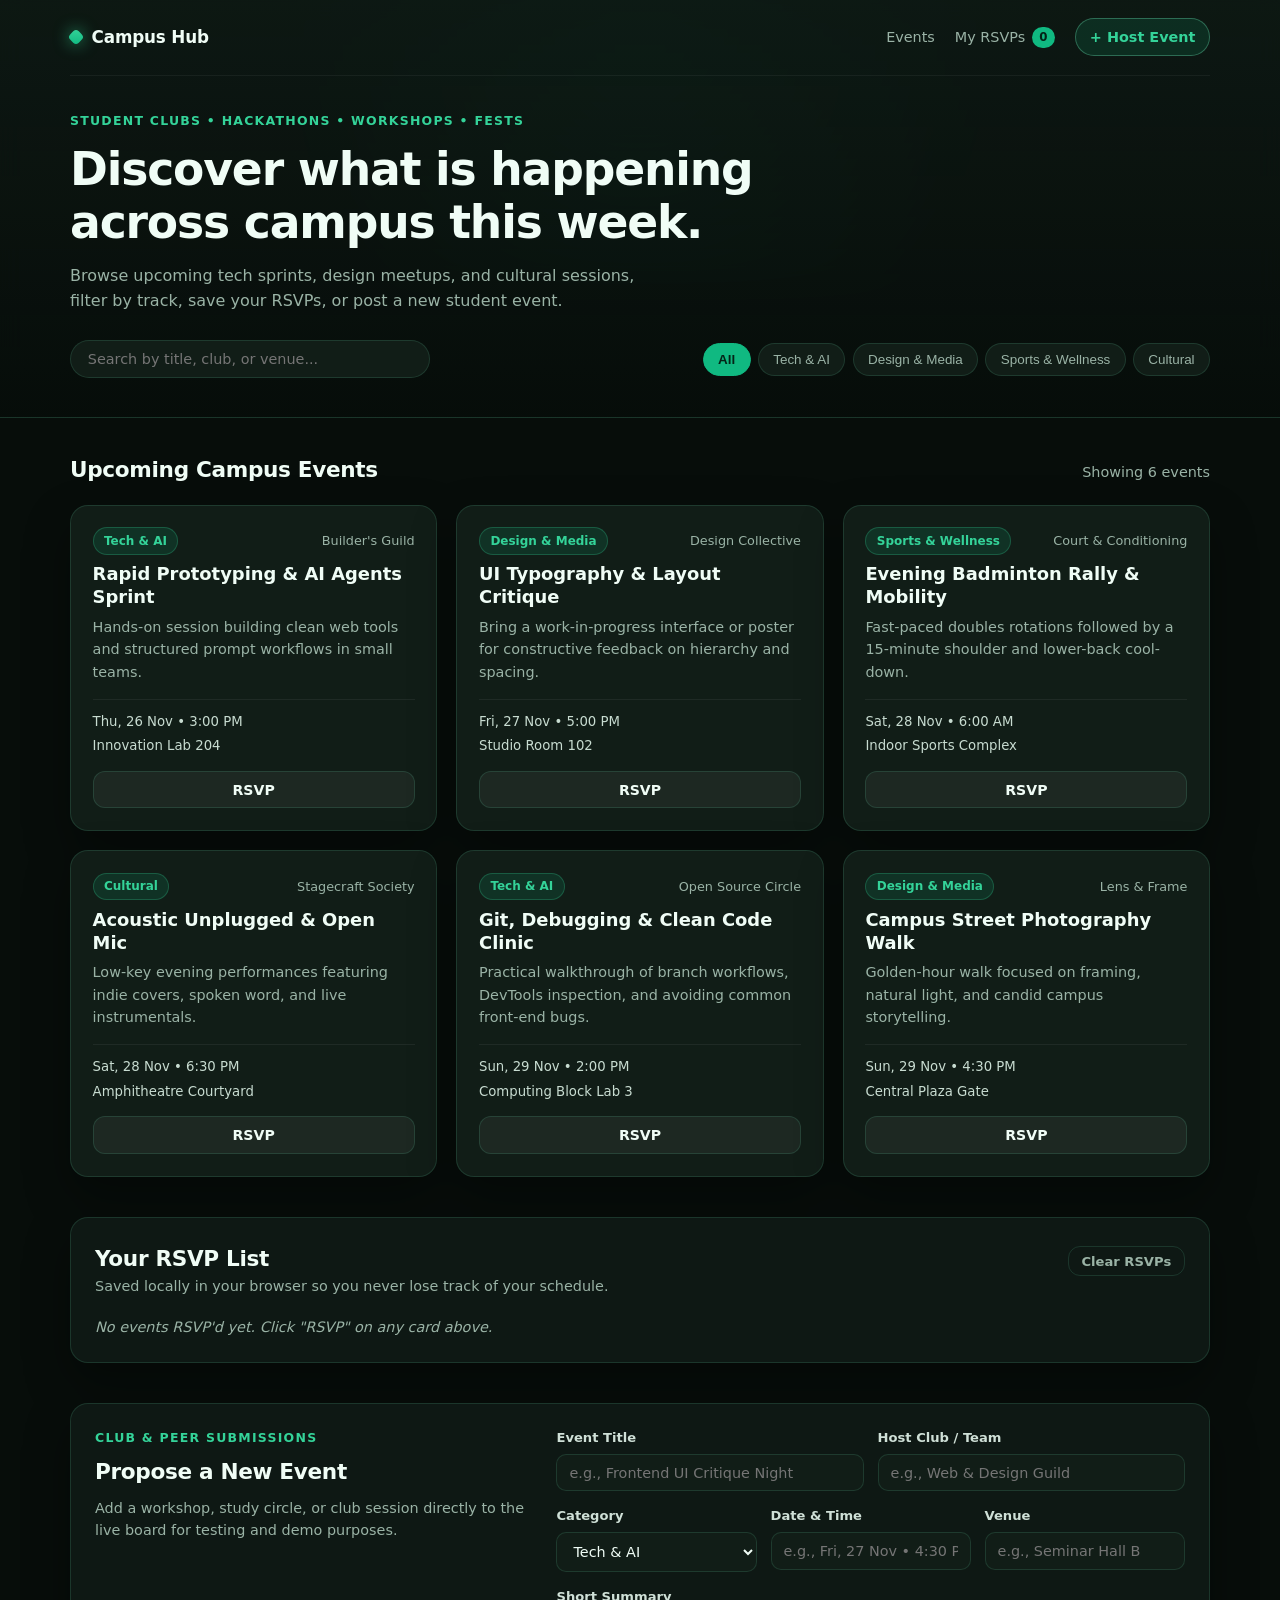
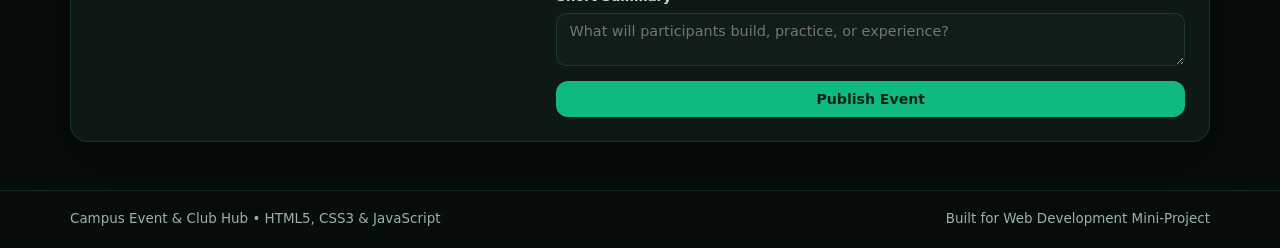
<file: index.html>
<!DOCTYPE html>
<html lang="en">
<head>
  <meta charset="UTF-8" />
  <meta name="viewport" content="width=device-width, initial-scale=1.0" />
  <title>Campus Event &amp; Club Hub</title>
  <link rel="stylesheet" href="styles.css" />
</head>
<body>
  <div class="ambient-glow" aria-hidden="true"></div>

  <header class="site-header">
    <div class="container header-bar">
      <a href="#" class="brand">
        <span class="brand-mark" aria-hidden="true"></span>
        <span>Campus Hub</span>
      </a>

      <nav class="nav-links" aria-label="Primary navigation">
        <a href="#eventsSection">Events</a>
        <a href="#savedSection">My RSVPs <span class="count-pill" id="rsvpCountBadge">0</span></a>
        <a href="#submitSection" class="nav-cta">+ Host Event</a>
      </nav>
    </div>

    <div class="container hero">
      <p class="eyebrow">Student Clubs • Hackathons • Workshops • Fests</p>
      <h1>Discover what is happening across campus this week.</h1>
      <p class="hero-copy">
        Browse upcoming tech sprints, design meetups, and cultural sessions, filter by track, save your RSVPs, or post a new student event.
      </p>

      <div class="toolbar">
        <div class="search-box">
          <label for="searchInput" class="sr-only">Search events</label>
          <input
            type="search"
            id="searchInput"
            placeholder="Search by title, club, or venue..."
          />
        </div>

        <div class="filter-tabs" role="tablist" aria-label="Filter events by category">
          <button type="button" class="tab active" data-category="All">All</button>
          <button type="button" class="tab" data-category="Tech & AI">Tech &amp; AI</button>
          <button type="button" class="tab" data-category="Design & Media">Design &amp; Media</button>
          <button type="button" class="tab" data-category="Sports & Wellness">Sports &amp; Wellness</button>
          <button type="button" class="tab" data-category="Cultural">Cultural</button>
        </div>
      </div>
    </div>
  </header>

  <main class="container main-content">
    <section id="eventsSection" aria-labelledby="eventsHeading">
      <div class="section-head">
        <h2 id="eventsHeading">Upcoming Campus Events</h2>
        <span class="result-meta" id="resultCountText">Showing 6 events</span>
      </div>

      <div class="events-grid" id="eventsGrid"></div>
    </section>

    <section id="savedSection" class="saved-panel" aria-labelledby="savedHeading">
      <div class="section-head">
        <div>
          <h2 id="savedHeading">Your RSVP List</h2>
          <p class="muted">Saved locally in your browser so you never lose track of your schedule.</p>
        </div>
        <button type="button" class="btn btn-ghost" id="clearRsvpsBtn">Clear RSVPs</button>
      </div>
      <ul class="rsvp-list" id="rsvpList">
        <li class="empty-note">No events RSVP'd yet. Click "RSVP" on any card above.</li>
      </ul>
    </section>

    <section id="submitSection" class="submit-panel" aria-labelledby="submitHeading">
      <div class="submit-intro">
        <p class="eyebrow">Club &amp; Peer Submissions</p>
        <h2 id="submitHeading">Propose a New Event</h2>
        <p class="muted">
          Add a workshop, study circle, or club session directly to the live board for testing and demo purposes.
        </p>
      </div>

      <form id="addEventForm" class="event-form">
        <div class="form-row">
          <div class="field">
            <label for="eventTitle">Event Title</label>
            <input type="text" id="eventTitle" placeholder="e.g., Frontend UI Critique Night" required />
          </div>
          <div class="field">
            <label for="eventClub">Host Club / Team</label>
            <input type="text" id="eventClub" placeholder="e.g., Web & Design Guild" required />
          </div>
        </div>

        <div class="form-row three-col">
          <div class="field">
            <label for="eventCategory">Category</label>
            <select id="eventCategory">
              <option value="Tech & AI">Tech &amp; AI</option>
              <option value="Design & Media">Design &amp; Media</option>
              <option value="Sports & Wellness">Sports &amp; Wellness</option>
              <option value="Cultural">Cultural</option>
            </select>
          </div>
          <div class="field">
            <label for="eventDate">Date &amp; Time</label>
            <input type="text" id="eventDate" placeholder="e.g., Fri, 27 Nov • 4:30 PM" required />
          </div>
          <div class="field">
            <label for="eventVenue">Venue</label>
            <input type="text" id="eventVenue" placeholder="e.g., Seminar Hall B" required />
          </div>
        </div>

        <div class="field">
          <label for="eventDesc">Short Summary</label>
          <textarea
            id="eventDesc"
            rows="2"
            maxlength="180"
            placeholder="What will participants build, practice, or experience?"
            required
          ></textarea>
        </div>

        <button type="submit" class="btn btn-primary">Publish Event</button>
      </form>
    </section>
  </main>

  <footer class="site-footer">
    <div class="container footer-inner">
      <span>Campus Event &amp; Club Hub • HTML5, CSS3 &amp; JavaScript</span>
      <span>Built for Web Development Mini-Project</span>
    </div>
  </footer>

  <script src="script.js"></script>
</body>
</html>
</file>
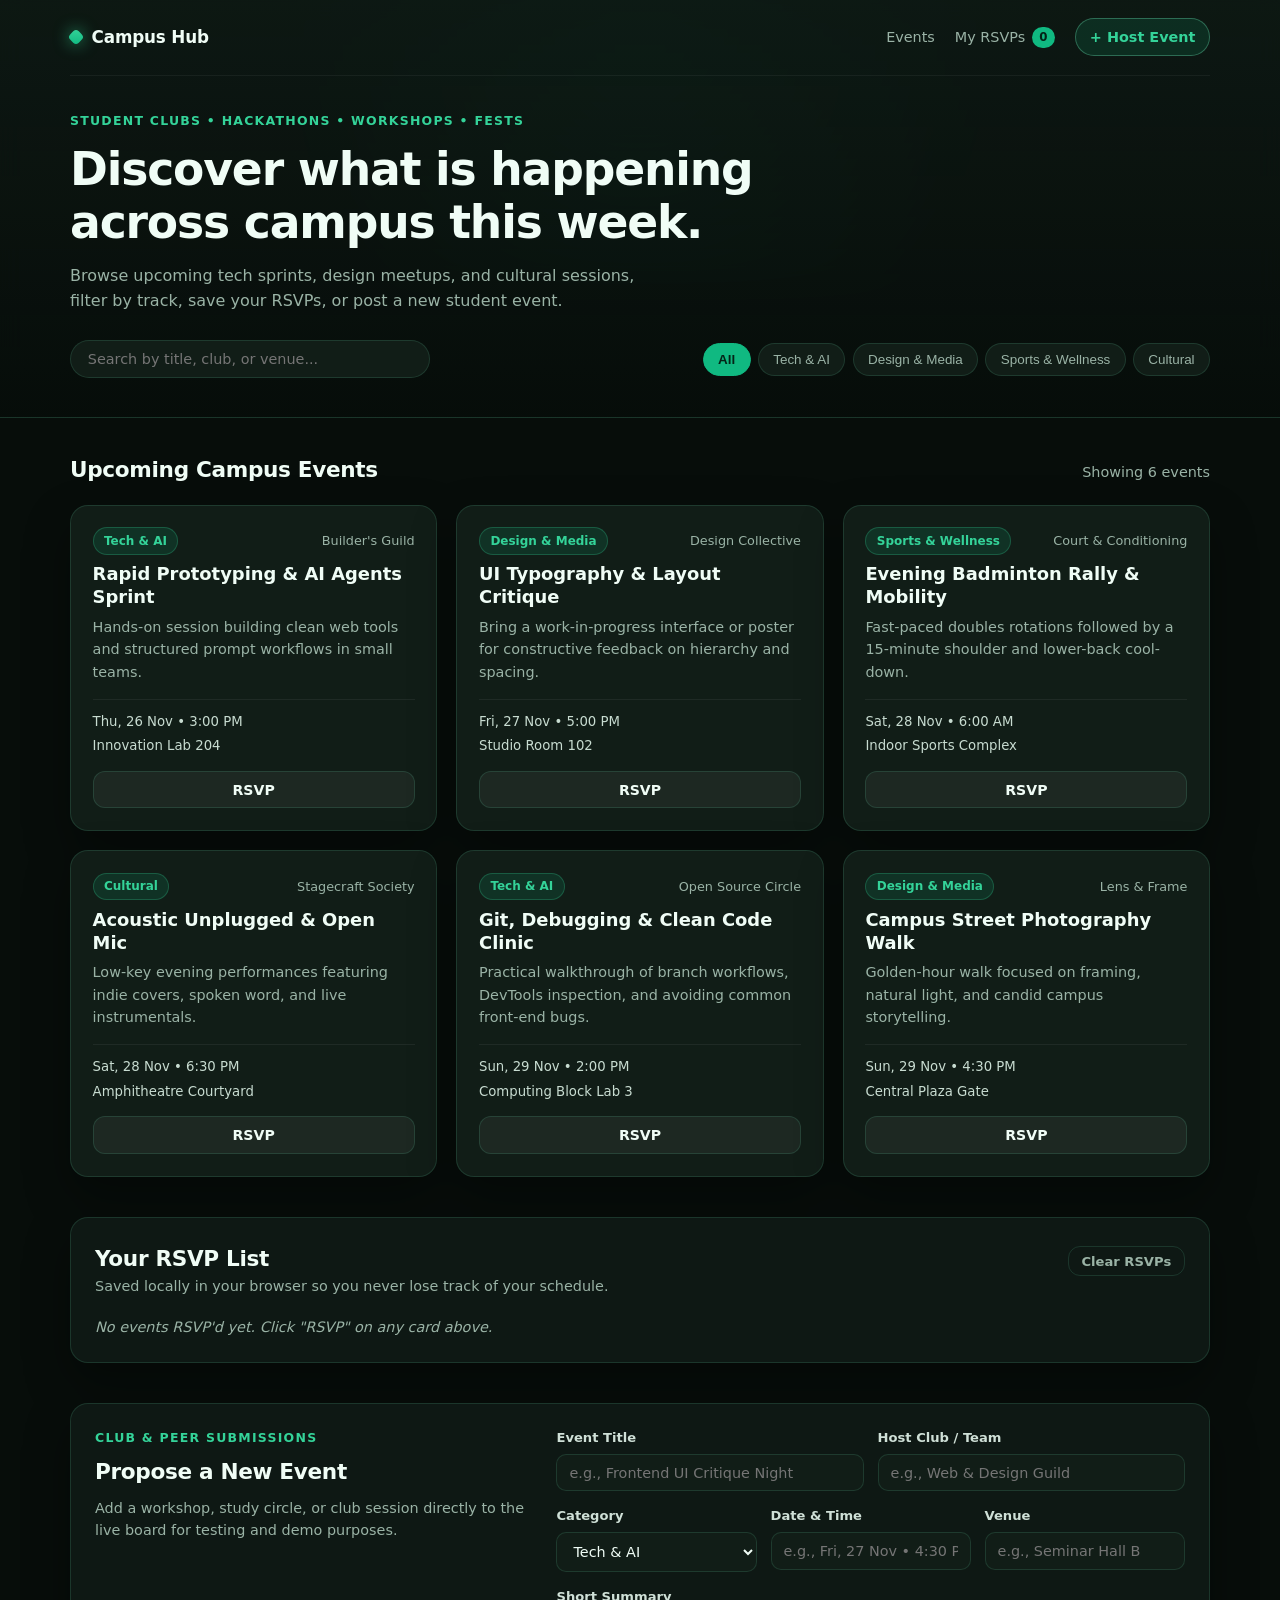
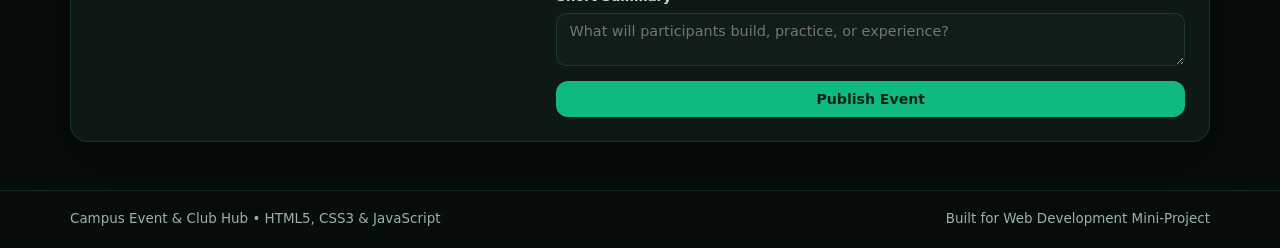
<file: !DOCTYPE.html>
<!DOCTYPE html>
<html lang="en">
<head>
  <meta charset="UTF-8" />
  <meta name="viewport" content="width=device-width, initial-scale=1.0" />
  <title>Campus Event &amp; Club Hub</title>
  <link rel="stylesheet" href="styles.css" />
</head>
<body>
  <div class="ambient-glow" aria-hidden="true"></div>

  <header class="site-header">
    <div class="container header-bar">
      <a href="#" class="brand">
        <span class="brand-mark" aria-hidden="true"></span>
        <span>Campus Hub</span>
      </a>

      <nav class="nav-links" aria-label="Primary navigation">
        <a href="#eventsSection">Events</a>
        <a href="#savedSection">My RSVPs <span class="count-pill" id="rsvpCountBadge">0</span></a>
        <a href="#submitSection" class="nav-cta">+ Host Event</a>
      </nav>
    </div>

    <div class="container hero">
      <p class="eyebrow">Student Clubs • Hackathons • Workshops • Fests</p>
      <h1>Discover what is happening across campus this week.</h1>
      <p class="hero-copy">
        Browse upcoming tech sprints, design meetups, and cultural sessions, filter by track, save your RSVPs, or post a new student event.
      </p>

      <div class="toolbar">
        <div class="search-box">
          <label for="searchInput" class="sr-only">Search events</label>
          <input
            type="search"
            id="searchInput"
            placeholder="Search by title, club, or venue..."
          />
        </div>

        <div class="filter-tabs" role="tablist" aria-label="Filter events by category">
          <button type="button" class="tab active" data-category="All">All</button>
          <button type="button" class="tab" data-category="Tech & AI">Tech &amp; AI</button>
          <button type="button" class="tab" data-category="Design & Media">Design &amp; Media</button>
          <button type="button" class="tab" data-category="Sports & Wellness">Sports &amp; Wellness</button>
          <button type="button" class="tab" data-category="Cultural">Cultural</button>
        </div>
      </div>
    </div>
  </header>

  <main class="container main-content">
    <section id="eventsSection" aria-labelledby="eventsHeading">
      <div class="section-head">
        <h2 id="eventsHeading">Upcoming Campus Events</h2>
        <span class="result-meta" id="resultCountText">Showing 6 events</span>
      </div>

      <div class="events-grid" id="eventsGrid"></div>
    </section>

    <section id="savedSection" class="saved-panel" aria-labelledby="savedHeading">
      <div class="section-head">
        <div>
          <h2 id="savedHeading">Your RSVP List</h2>
          <p class="muted">Saved locally in your browser so you never lose track of your schedule.</p>
        </div>
        <button type="button" class="btn btn-ghost" id="clearRsvpsBtn">Clear RSVPs</button>
      </div>
      <ul class="rsvp-list" id="rsvpList">
        <li class="empty-note">No events RSVP'd yet. Click "RSVP" on any card above.</li>
      </ul>
    </section>

    <section id="submitSection" class="submit-panel" aria-labelledby="submitHeading">
      <div class="submit-intro">
        <p class="eyebrow">Club &amp; Peer Submissions</p>
        <h2 id="submitHeading">Propose a New Event</h2>
        <p class="muted">
          Add a workshop, study circle, or club session directly to the live board for testing and demo purposes.
        </p>
      </div>

      <form id="addEventForm" class="event-form">
        <div class="form-row">
          <div class="field">
            <label for="eventTitle">Event Title</label>
            <input type="text" id="eventTitle" placeholder="e.g., Frontend UI Critique Night" required />
          </div>
          <div class="field">
            <label for="eventClub">Host Club / Team</label>
            <input type="text" id="eventClub" placeholder="e.g., Web & Design Guild" required />
          </div>
        </div>

        <div class="form-row three-col">
          <div class="field">
            <label for="eventCategory">Category</label>
            <select id="eventCategory">
              <option value="Tech & AI">Tech &amp; AI</option>
              <option value="Design & Media">Design &amp; Media</option>
              <option value="Sports & Wellness">Sports &amp; Wellness</option>
              <option value="Cultural">Cultural</option>
            </select>
          </div>
          <div class="field">
            <label for="eventDate">Date &amp; Time</label>
            <input type="text" id="eventDate" placeholder="e.g., Fri, 27 Nov • 4:30 PM" required />
          </div>
          <div class="field">
            <label for="eventVenue">Venue</label>
            <input type="text" id="eventVenue" placeholder="e.g., Seminar Hall B" required />
          </div>
        </div>

        <div class="field">
          <label for="eventDesc">Short Summary</label>
          <textarea
            id="eventDesc"
            rows="2"
            maxlength="180"
            placeholder="What will participants build, practice, or experience?"
            required
          ></textarea>
        </div>

        <button type="submit" class="btn btn-primary">Publish Event</button>
      </form>
    </section>
  </main>

  <footer class="site-footer">
    <div class="container footer-inner">
      <span>Campus Event &amp; Club Hub • HTML5, CSS3 &amp; JavaScript</span>
      <span>Built for Web Development Mini-Project</span>
    </div>
  </footer>

  <script src="script.js"></script>
</body>
</html>
</file>
<file: styles.css>
:root {
  --bg: #070d0a;
  --surface: rgba(16, 27, 22, 0.88);
  --surface-card: #111d17;
  --surface-hover: #16261e;
  --border: rgba(110, 231, 183, 0.14);
  --border-strong: rgba(110, 231, 183, 0.34);
  --text: #f0fdf6;
  --muted: #9ab3a6;
  --accent: #10b981;
  --accent-bright: #34d399;
  --accent-ink: #042417;
  --accent-soft: rgba(16, 185, 129, 0.14);
  --radius-lg: 18px;
  --radius-md: 12px;
  --shadow: 0 20px 45px rgba(0, 0, 0, 0.35);
}

* {
  box-sizing: border-box;
  margin: 0;
  padding: 0;
}

html {
  scroll-behavior: smooth;
}

body {
  font-family: "Inter", system-ui, -apple-system, BlinkMacSystemFont, "Segoe UI", Roboto, sans-serif;
  background-color: var(--bg);
  color: var(--text);
  line-height: 1.55;
  min-height: 100vh;
  position: relative;
  overflow-x: hidden;
}

.ambient-glow {
  position: fixed;
  top: -180px;
  left: 50%;
  transform: translateX(-50%);
  width: 900px;
  height: 460px;
  background: radial-gradient(circle, rgba(16, 185, 129, 0.22) 0%, rgba(16, 185, 129, 0) 70%);
  pointer-events: none;
  z-index: 0;
}

.container {
  width: min(1140px, 92%);
  margin: 0 auto;
  position: relative;
  z-index: 1;
}

.sr-only {
  position: absolute;
  width: 1px;
  height: 1px;
  overflow: hidden;
  clip: rect(0, 0, 0, 0);
  white-space: nowrap;
}

.site-header {
  border-bottom: 1px solid var(--border);
  background: linear-gradient(180deg, rgba(14, 25, 20, 0.92) 0%, rgba(7, 13, 10, 0.72) 100%);
  backdrop-filter: blur(12px);
  padding-bottom: 2.4rem;
}

.header-bar {
  display: flex;
  justify-content: space-between;
  align-items: center;
  gap: 1rem;
  padding: 1.15rem 0;
  border-bottom: 1px solid rgba(255, 255, 255, 0.05);
  flex-wrap: wrap;
}

.brand {
  display: inline-flex;
  align-items: center;
  gap: 0.6rem;
  text-decoration: none;
  color: var(--text);
  font-weight: 700;
  font-size: 1.05rem;
  letter-spacing: -0.01em;
}

.brand-mark {
  width: 12px;
  height: 12px;
  border-radius: 4px;
  transform: rotate(45deg);
  background: linear-gradient(135deg, var(--accent-bright), var(--accent));
  box-shadow: 0 0 16px rgba(52, 211, 153, 0.7);
}

.nav-links {
  display: flex;
  align-items: center;
  gap: 1.25rem;
  flex-wrap: wrap;
}

.nav-links a {
  text-decoration: none;
  color: var(--muted);
  font-size: 0.9rem;
  font-weight: 500;
  transition: color 0.15s ease;
  display: inline-flex;
  align-items: center;
  gap: 0.4rem;
}

.nav-links a:hover {
  color: var(--text);
}

.nav-links a.nav-cta {
  background: var(--accent-soft);
  color: var(--accent-bright);
  border: 1px solid var(--border-strong);
  padding: 0.42rem 0.85rem;
  border-radius: 999px;
  font-weight: 600;
}

.nav-links a.nav-cta:hover {
  background: rgba(16, 185, 129, 0.24);
  color: #ffffff;
}

.count-pill {
  background: var(--accent);
  color: var(--accent-ink);
  font-size: 0.74rem;
  font-weight: 700;
  padding: 0.08rem 0.48rem;
  border-radius: 999px;
}

.hero {
  padding-top: 2.2rem;
  display: flex;
  flex-direction: column;
  gap: 0.9rem;
}

.eyebrow {
  font-size: 0.78rem;
  text-transform: uppercase;
  letter-spacing: 0.1em;
  color: var(--accent-bright);
  font-weight: 600;
}

h1 {
  font-size: clamp(1.85rem, 4vw, 2.85rem);
  line-height: 1.15;
  letter-spacing: -0.025em;
  max-width: 22ch;
}

.hero-copy {
  color: var(--muted);
  max-width: 58ch;
  font-size: 1rem;
}

.toolbar {
  margin-top: 0.8rem;
  display: flex;
  justify-content: space-between;
  align-items: center;
  gap: 1rem;
  flex-wrap: wrap;
}

.search-box {
  flex: 1 1 260px;
  max-width: 360px;
}

.search-box input {
  width: 100%;
  background: var(--surface-card);
  border: 1px solid var(--border);
  color: var(--text);
  border-radius: 999px;
  padding: 0.62rem 1.05rem;
  font-size: 0.9rem;
  transition: border-color 0.15s ease, box-shadow 0.15s ease;
}

.search-box input:focus {
  outline: none;
  border-color: var(--accent);
  box-shadow: 0 0 0 3px rgba(16, 185, 129, 0.18);
}

.filter-tabs {
  display: flex;
  gap: 0.45rem;
  flex-wrap: wrap;
}

.tab {
  background: var(--surface-card);
  color: var(--muted);
  border: 1px solid var(--border);
  padding: 0.48rem 0.9rem;
  border-radius: 999px;
  font-size: 0.84rem;
  font-weight: 500;
  cursor: pointer;
  transition: all 0.15s ease;
}

.tab:hover {
  color: var(--text);
  border-color: var(--border-strong);
}

.tab.active {
  background: var(--accent);
  color: var(--accent-ink);
  border-color: var(--accent);
  font-weight: 700;
}

.main-content {
  padding: 2.2rem 0 3rem;
  display: flex;
  flex-direction: column;
  gap: 2.5rem;
}

.section-head {
  display: flex;
  justify-content: space-between;
  align-items: baseline;
  gap: 1rem;
  margin-bottom: 1.15rem;
  flex-wrap: wrap;
}

h2 {
  font-size: 1.35rem;
  letter-spacing: -0.015em;
}

.result-meta,
.muted {
  color: var(--muted);
  font-size: 0.9rem;
}

.events-grid {
  display: grid;
  grid-template-columns: repeat(3, minmax(0, 1fr));
  gap: 1.2rem;
}

.event-card {
  background: var(--surface-card);
  border: 1px solid var(--border);
  border-radius: var(--radius-lg);
  padding: 1.35rem;
  display: flex;
  flex-direction: column;
  justify-content: space-between;
  gap: 1rem;
  box-shadow: var(--shadow);
  transition: transform 0.18s ease, border-color 0.18s ease, background-color 0.18s ease;
}

.event-card:hover {
  transform: translateY(-3px);
  border-color: var(--border-strong);
  background: var(--surface-hover);
}

.card-top {
  display: flex;
  justify-content: space-between;
  align-items: center;
  gap: 0.5rem;
}

.badge {
  font-size: 0.75rem;
  font-weight: 600;
  color: var(--accent-bright);
  background: var(--accent-soft);
  border: 1px solid rgba(52, 211, 153, 0.25);
  padding: 0.22rem 0.65rem;
  border-radius: 999px;
}

.club-label {
  font-size: 0.8rem;
  color: var(--muted);
  font-weight: 500;
}

.event-title {
  font-size: 1.12rem;
  line-height: 1.3;
  margin-top: 0.45rem;
}

.event-desc {
  color: var(--muted);
  font-size: 0.9rem;
  margin-top: 0.45rem;
}

.event-meta {
  display: flex;
  flex-direction: column;
  gap: 0.25rem;
  font-size: 0.83rem;
  color: #c8dcd1;
  padding-top: 0.75rem;
  border-top: 1px solid rgba(255, 255, 255, 0.06);
}

.btn {
  border: none;
  border-radius: var(--radius-md);
  padding: 0.62rem 1rem;
  font-size: 0.88rem;
  font-weight: 600;
  cursor: pointer;
  transition: all 0.15s ease;
  font-family: inherit;
}

.btn-primary {
  background: var(--accent);
  color: var(--accent-ink);
}

.btn-primary:hover {
  background: var(--accent-bright);
}

.btn-rsvp {
  width: 100%;
  background: rgba(255, 255, 255, 0.05);
  color: var(--text);
  border: 1px solid var(--border);
}

.btn-rsvp:hover {
  border-color: var(--accent);
  color: var(--accent-bright);
}

.btn-rsvp.going {
  background: var(--accent-soft);
  color: var(--accent-bright);
  border-color: var(--accent);
}

.btn-ghost {
  background: transparent;
  color: var(--muted);
  border: 1px solid var(--border);
  padding: 0.42rem 0.8rem;
  font-size: 0.82rem;
}

.btn-ghost:hover {
  color: var(--text);
  border-color: var(--border-strong);
}

.saved-panel,
.submit-panel {
  background: var(--surface);
  border: 1px solid var(--border);
  border-radius: var(--radius-lg);
  padding: 1.5rem;
  box-shadow: var(--shadow);
}

.rsvp-list {
  list-style: none;
  display: grid;
  grid-template-columns: repeat(2, minmax(0, 1fr));
  gap: 0.75rem;
}

.rsvp-item {
  background: var(--surface-card);
  border: 1px solid var(--border);
  border-radius: var(--radius-md);
  padding: 0.85rem 1rem;
  display: flex;
  justify-content: space-between;
  align-items: center;
  gap: 1rem;
}

.rsvp-item strong {
  display: block;
  font-size: 0.94rem;
}

.rsvp-item span {
  font-size: 0.8rem;
  color: var(--muted);
}

.empty-note {
  color: var(--muted);
  font-size: 0.9rem;
  font-style: italic;
}

.submit-panel {
  display: grid;
  grid-template-columns: 1fr 1.45fr;
  gap: 1.75rem;
  align-items: start;
}

.submit-intro {
  display: flex;
  flex-direction: column;
  gap: 0.5rem;
}

.event-form {
  display: flex;
  flex-direction: column;
  gap: 0.95rem;
}

.form-row {
  display: grid;
  grid-template-columns: repeat(2, minmax(0, 1fr));
  gap: 0.85rem;
}

.form-row.three-col {
  grid-template-columns: repeat(3, minmax(0, 1fr));
}

.field {
  display: flex;
  flex-direction: column;
  gap: 0.35rem;
}

.field label {
  font-size: 0.82rem;
  font-weight: 600;
  color: #cfe0d7;
}

input,
select,
textarea {
  background: var(--surface-card);
  border: 1px solid var(--border);
  color: var(--text);
  border-radius: 10px;
  padding: 0.6rem 0.75rem;
  font-size: 0.9rem;
  font-family: inherit;
}

input:focus,
select:focus,
textarea:focus {
  outline: none;
  border-color: var(--accent);
  box-shadow: 0 0 0 3px rgba(16, 185, 129, 0.16);
}

.site-footer {
  border-top: 1px solid var(--border);
  padding: 1.15rem 0;
  color: var(--muted);
  font-size: 0.84rem;
}

.footer-inner {
  display: flex;
  justify-content: space-between;
  gap: 1rem;
  flex-wrap: wrap;
}

@media (max-width: 960px) {
  .events-grid {
    grid-template-columns: repeat(2, minmax(0, 1fr));
  }

  .submit-panel {
    grid-template-columns: 1fr;
  }
}

@media (max-width: 640px) {
  .events-grid,
  .rsvp-list,
  .form-row,
  .form-row.three-col {
    grid-template-columns: 1fr;
  }
}
</file>
